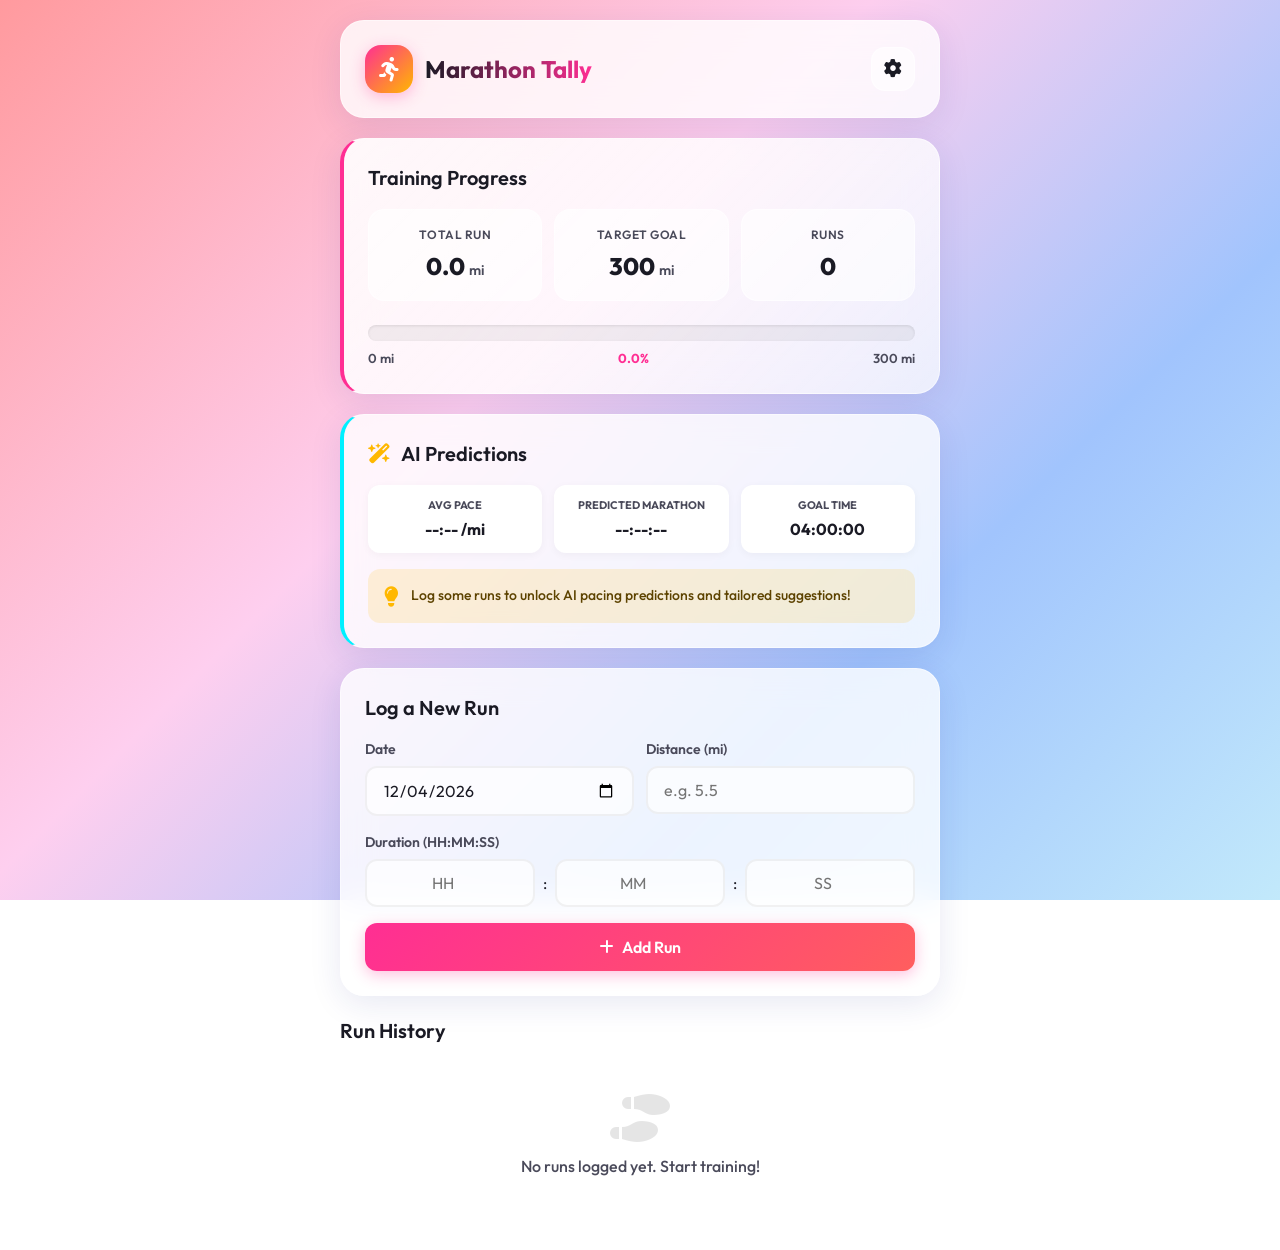
<file: index.html>
<!DOCTYPE html>
<html lang="en">
<head>
    <meta charset="UTF-8">
    <meta name="viewport" content="width=device-width, initial-scale=1.0">
    <title>Marathon Tally</title>
    
    <!-- Google Fonts -->
    <link rel="preconnect" href="https://fonts.googleapis.com">
    <link rel="preconnect" href="https://fonts.gstatic.com" crossorigin>
    <link href="https://fonts.googleapis.com/css2?family=Outfit:wght@300;400;500;600;700;800&display=swap" rel="stylesheet">
    
    <!-- FontAwesome -->
    <link rel="stylesheet" href="https://cdnjs.cloudflare.com/ajax/libs/font-awesome/6.4.0/css/all.min.css">
    
    <!-- Styles & Scripts -->
    <link rel="stylesheet" href="styles.css">
    <script src="app.js" defer></script>
</head>
<body>
    <div class="app-container">
        <!-- Header -->
        <header class="glass-panel">
            <div class="header-left">
                <div class="logo-icon"><i class="fa-solid fa-person-running"></i></div>
                <h1>Marathon Tally</h1>
            </div>
            <button id="settingsBtn" class="btn btn-icon"><i class="fa-solid fa-gear"></i></button>
        </header>

        <!-- Settings Modal (Hidden by default) -->
        <div id="settingsModal" class="modal hidden">
            <div class="modal-content glass-panel">
                <div class="modal-header">
                    <h2>Training Goals</h2>
                    <button id="closeSettingsBtn" class="btn btn-icon btn-close"><i class="fa-solid fa-xmark"></i></button>
                </div>
                <form id="settingsForm">
                    <div class="form-group">
                        <label for="goalDistance">Total Training Mileage Goal (miles)</label>
                        <input type="number" id="goalDistance" step="0.1" required placeholder="e.g. 300">
                    </div>
                    <div class="form-group">
                        <label for="marathonGoalTime">Marathon Goal Time (HH:MM)</label>
                        <input type="text" id="marathonGoalTime" required placeholder="e.g. 03:30" pattern="^\d{1,2}:[0-5]\d$">
                        <small>Format: Hours:Minutes (e.g. 03:45 for 3 hours 45 minutes)</small>
                    </div>
                    <button type="submit" class="btn btn-primary btn-block">Save Goals</button>
                </form>
            </div>
        </div>

        <!-- Dashboard -->
        <main>
            <!-- Progress Section -->
            <section class="dashboard-section glass-panel highlight-panel">
                <h2>Training Progress</h2>
                <div class="stats-grid">
                    <div class="stat-card">
                        <div class="stat-title">Total Run</div>
                        <div class="stat-value"><span id="totalMiles">0</span> <small>mi</small></div>
                    </div>
                    <div class="stat-card">
                        <div class="stat-title">Target Goal</div>
                        <div class="stat-value"><span id="targetMiles">0</span> <small>mi</small></div>
                    </div>
                    <div class="stat-card">
                        <div class="stat-title">Runs</div>
                        <div class="stat-value" id="totalRuns">0</div>
                    </div>
                </div>
                
                <div class="progress-container">
                    <div class="progress-bar-bg">
                        <div class="progress-bar-fill" id="trainingProgressBar"></div>
                    </div>
                    <div class="progress-labels">
                        <span>0 mi</span>
                        <span id="progressPercentage">0%</span>
                        <span id="progressTargetLabel">0 mi</span>
                    </div>
                </div>
            </section>

            <!-- Predictions Section -->
            <section class="dashboard-section glass-panel prediction-panel">
                <div class="section-header">
                    <h2><i class="fa-solid fa-wand-magic-sparkles"></i> AI Predictions</h2>
                </div>
                <div class="prediction-content">
                    <div class="pred-grid">
                        <div class="pred-item">
                            <span class="pred-label">Avg Pace</span>
                            <span class="pred-value" id="avgPace">--:-- /mi</span>
                        </div>
                        <div class="pred-item">
                            <span class="pred-label">Predicted Marathon</span>
                            <span class="pred-value" id="predictedTime">--:--:--</span>
                        </div>
                        <div class="pred-item">
                            <span class="pred-label">Goal Time</span>
                            <span class="pred-value" id="goalTimeDisplay">--:--:--</span>
                        </div>
                    </div>
                    <div class="suggestion-box" id="suggestionBox">
                        <i class="fa-solid fa-lightbulb suggestion-icon"></i>
                        <p id="suggestionText">Add some runs to get personalized pacing suggestions!</p>
                    </div>
                </div>
            </section>

            <!-- Add Run Section -->
            <section class="dashboard-section glass-panel">
                <h2>Log a New Run</h2>
                <form id="addRunForm" class="add-run-form">
                    <div class="form-row">
                        <div class="form-group flex-1">
                            <label for="runDate">Date</label>
                            <input type="date" id="runDate" required>
                        </div>
                        <div class="form-group flex-1">
                            <label for="runDistance">Distance (mi)</label>
                            <input type="number" id="runDistance" step="0.01" min="0.01" required placeholder="e.g. 5.5">
                        </div>
                    </div>
                    <div class="form-row">
                        <div class="form-group flex-2">
                            <label>Duration (HH:MM:SS)</label>
                            <div class="duration-inputs">
                                <input type="number" id="runHours" min="0" placeholder="HH">
                                <span>:</span>
                                <input type="number" id="runMinutes" min="0" max="59" required placeholder="MM">
                                <span>:</span>
                                <input type="number" id="runSeconds" min="0" max="59" required placeholder="SS">
                            </div>
                        </div>
                    </div>
                    <button type="submit" class="btn btn-primary btn-block"><i class="fa-solid fa-plus"></i> Add Run</button>
                </form>
            </section>

            <!-- Run History -->
            <section class="dashboard-section list-section">
                <h2>Run History</h2>
                <div id="runList" class="run-list">
                    <!-- Run items will be injected here via JS -->
                </div>
            </section>
        </main>
    </div>
</body>
</html>
</file>
<file: styles.css>
:root {
    --primary: #FF2E93;
    --primary-hover: #FF007A;
    --secondary: #00F0FF;
    --accent: #FFB800;
    --text-main: #1A1A24;
    --text-light: #4A4A5A;
    --glass-bg: rgba(255, 255, 255, 0.8);
    --glass-border: rgba(255, 255, 255, 0.5);
    --glass-shadow: 0 8px 32px rgba(31, 38, 135, 0.1);
    --danger: #FF3B30;
    --success: #34C759;
}

* {
    box-sizing: border-box;
    margin: 0;
    padding: 0;
    font-family: 'Outfit', sans-serif;
}

body {
    background: linear-gradient(135deg, #FF9A9E 0%, #FECFEF 40%, #A1C4FD 70%, #C2E9FB 100%);
    background-attachment: fixed;
    color: var(--text-main);
    min-height: 100vh;
    display: flex;
    justify-content: center;
    padding: 20px;
    line-height: 1.5;
}

.app-container {
    width: 100%;
    max-width: 600px;
    display: flex;
    flex-direction: column;
    gap: 20px;
}

/* Glassmorphism Panels */
.glass-panel {
    background: var(--glass-bg);
    backdrop-filter: blur(16px);
    -webkit-backdrop-filter: blur(16px);
    border: 1px solid var(--glass-border);
    border-radius: 24px;
    box-shadow: var(--glass-shadow);
    padding: 24px;
    transition: transform 0.3s ease, box-shadow 0.3s ease;
}

/* Header */
header {
    display: flex;
    justify-content: space-between;
    align-items: center;
    padding: 16px 24px;
}

.header-left {
    display: flex;
    align-items: center;
    gap: 12px;
}

.logo-icon {
    width: 48px;
    height: 48px;
    background: linear-gradient(135deg, var(--primary), var(--accent));
    border-radius: 16px;
    display: flex;
    align-items: center;
    justify-content: center;
    color: white;
    font-size: 24px;
    box-shadow: 0 4px 15px rgba(255, 46, 147, 0.3);
}

h1 {
    font-size: 24px;
    font-weight: 700;
    background: linear-gradient(90deg, #1A1A24, var(--primary));
    -webkit-background-clip: text;
    -webkit-text-fill-color: transparent;
}

h2 {
    font-size: 20px;
    font-weight: 600;
    margin-bottom: 16px;
    color: var(--text-main);
}

/* Buttons */
.btn {
    border: none;
    cursor: pointer;
    font-weight: 600;
    transition: all 0.2s ease;
    border-radius: 12px;
    display: inline-flex;
    align-items: center;
    justify-content: center;
    gap: 8px;
}

.btn-primary {
    background: linear-gradient(135deg, var(--primary), #FF5E5E);
    color: white;
    padding: 14px 24px;
    font-size: 16px;
    box-shadow: 0 4px 15px rgba(255, 46, 147, 0.3);
}

.btn-primary:hover {
    transform: translateY(-2px);
    box-shadow: 0 6px 20px rgba(255, 46, 147, 0.4);
}

.btn-primary:active {
    transform: translateY(0);
}

.btn-block {
    width: 100%;
}

.btn-icon {
    width: 44px;
    height: 44px;
    border-radius: 14px;
    background: rgba(255, 255, 255, 0.6);
    color: var(--text-main);
    font-size: 18px;
    border: 1px solid var(--glass-border);
}

.btn-icon:hover {
    background: white;
    transform: scale(1.05);
}

.btn-danger-sm {
    background: rgba(255, 59, 48, 0.1);
    color: var(--danger);
    width: 32px;
    height: 32px;
    border-radius: 8px;
    padding: 0;
}
.btn-danger-sm:hover {
    background: var(--danger);
    color: white;
}

/* Forms */
.form-group {
    margin-bottom: 16px;
}

.form-row {
    display: flex;
    gap: 12px;
}

.flex-1 { flex: 1; }
.flex-2 { flex: 2; }

label {
    display: block;
    font-size: 14px;
    font-weight: 600;
    margin-bottom: 6px;
    color: var(--text-light);
}

input {
    width: 100%;
    padding: 12px 16px;
    border-radius: 12px;
    border: 2px solid rgba(0, 0, 0, 0.05);
    background: rgba(255, 255, 255, 0.7);
    font-size: 16px;
    color: var(--text-main);
    transition: all 0.2s ease;
    font-family: 'Outfit', sans-serif;
}

input:focus {
    outline: none;
    border-color: var(--primary);
    background: white;
    box-shadow: 0 0 0 4px rgba(255, 46, 147, 0.1);
}

small {
    display: block;
    margin-top: 4px;
    font-size: 12px;
    color: var(--text-light);
}

.duration-inputs {
    display: flex;
    align-items: center;
    gap: 8px;
}

.duration-inputs input {
    text-align: center;
    padding: 12px 8px;
}

/* Dashboard Sections */
.dashboard-section {
    margin-bottom: 20px;
}

.highlight-panel {
    background: linear-gradient(135deg, rgba(255,255,255,0.9), rgba(255,255,255,0.7));
    border-left: 4px solid var(--primary);
}

.prediction-panel {
    border-left: 4px solid var(--secondary);
}

.section-header h2 {
    display: flex;
    align-items: center;
    gap: 10px;
}
.section-header h2 i {
    color: var(--accent);
}

/* Stats Grid */
.stats-grid {
    display: grid;
    grid-template-columns: repeat(3, 1fr);
    gap: 12px;
    margin-bottom: 24px;
}

.stat-card {
    background: rgba(255, 255, 255, 0.6);
    border-radius: 16px;
    padding: 16px;
    text-align: center;
    border: 1px solid rgba(255, 255, 255, 0.5);
}

.stat-title {
    font-size: 12px;
    font-weight: 600;
    color: var(--text-light);
    text-transform: uppercase;
    letter-spacing: 0.5px;
    margin-bottom: 4px;
}

.stat-value {
    font-size: 24px;
    font-weight: 800;
    color: var(--text-main);
}
.stat-value small {
    display: inline;
    font-size: 14px;
    font-weight: 600;
    color: var(--text-light);
}

/* Progress Bar */
.progress-container {
    width: 100%;
}

.progress-bar-bg {
    width: 100%;
    height: 16px;
    background: rgba(0, 0, 0, 0.05);
    border-radius: 8px;
    overflow: hidden;
    position: relative;
    box-shadow: inset 0 1px 3px rgba(0,0,0,0.1);
}

.progress-bar-fill {
    height: 100%;
    background: linear-gradient(90deg, var(--secondary), var(--primary));
    width: 0%;
    border-radius: 8px;
    transition: width 1s cubic-bezier(0.4, 0, 0.2, 1);
    position: relative;
}

.progress-bar-fill::after {
    content: '';
    position: absolute;
    top: 0;
    left: 0;
    right: 0;
    bottom: 0;
    background: linear-gradient(45deg, rgba(255,255,255,0.2) 25%, transparent 25%, transparent 50%, rgba(255,255,255,0.2) 50%, rgba(255,255,255,0.2) 75%, transparent 75%, transparent);
    background-size: 20px 20px;
    animation: moveStripes 2s linear infinite;
}

@keyframes moveStripes {
    0% { background-position: 0 0; }
    100% { background-position: 20px 0; }
}

.progress-labels {
    display: flex;
    justify-content: space-between;
    margin-top: 8px;
    font-size: 13px;
    font-weight: 600;
    color: var(--text-light);
}

#progressPercentage {
    color: var(--primary);
    font-weight: 700;
}

/* Predictions */
.pred-grid {
    display: grid;
    grid-template-columns: repeat(3, 1fr);
    gap: 12px;
    margin-bottom: 16px;
}

.pred-item {
    background: white;
    padding: 12px;
    border-radius: 12px;
    text-align: center;
    box-shadow: 0 2px 8px rgba(0,0,0,0.04);
}

.pred-label {
    display: block;
    font-size: 11px;
    font-weight: 700;
    color: var(--text-light);
    text-transform: uppercase;
    margin-bottom: 4px;
}

.pred-value {
    font-size: 16px;
    font-weight: 700;
    color: var(--text-main);
}

.suggestion-box {
    background: rgba(255, 184, 0, 0.15);
    border-radius: 12px;
    padding: 16px;
    display: flex;
    gap: 12px;
    align-items: flex-start;
}

.suggestion-icon {
    color: var(--accent);
    font-size: 20px;
    margin-top: 2px;
}

.suggestion-box p {
    font-size: 14px;
    font-weight: 500;
    color: #5D4300;
}

/* Run List */
.run-list {
    display: flex;
    flex-direction: column;
    gap: 12px;
}

.run-card {
    background: rgba(255, 255, 255, 0.7);
    border-radius: 16px;
    padding: 16px;
    display: flex;
    justify-content: space-between;
    align-items: center;
    transition: transform 0.2s ease;
    border: 1px solid rgba(255,255,255,0.8);
}

.run-card:hover {
    transform: translateX(4px);
    background: white;
    box-shadow: 0 4px 12px rgba(0,0,0,0.05);
}

.run-info {
    display: flex;
    gap: 16px;
    align-items: center;
}

.run-icon {
    width: 40px;
    height: 40px;
    background: linear-gradient(135deg, #E0C3FC 0%, #8EC5FC 100%);
    border-radius: 12px;
    display: flex;
    align-items: center;
    justify-content: center;
    color: white;
    font-size: 18px;
}

.run-details h4 {
    font-size: 16px;
    font-weight: 700;
    margin-bottom: 2px;
}

.run-details p {
    font-size: 13px;
    color: var(--text-light);
    font-weight: 500;
}

.run-metrics {
    display: flex;
    flex-direction: column;
    align-items: flex-end;
    gap: 4px;
}

.run-pace {
    font-size: 12px;
    background: rgba(0,0,0,0.05);
    padding: 2px 8px;
    border-radius: 10px;
    font-weight: 600;
    color: var(--text-light);
}

/* Modal */
.modal {
    position: fixed;
    top: 0;
    left: 0;
    width: 100%;
    height: 100%;
    background: rgba(0, 0, 0, 0.4);
    backdrop-filter: blur(4px);
    display: flex;
    justify-content: center;
    align-items: center;
    z-index: 1000;
    opacity: 1;
    transition: opacity 0.3s ease;
    padding: 20px;
}

.modal.hidden {
    opacity: 0;
    pointer-events: none;
}

.modal-content {
    width: 100%;
    max-width: 400px;
    transform: scale(1);
    transition: transform 0.3s cubic-bezier(0.175, 0.885, 0.32, 1.275);
}

.modal.hidden .modal-content {
    transform: scale(0.9);
}

.modal-header {
    display: flex;
    justify-content: space-between;
    align-items: center;
    margin-bottom: 20px;
}

/* Empty State */
.empty-state {
    text-align: center;
    padding: 32px 16px;
    color: var(--text-light);
}
.empty-state i {
    font-size: 48px;
    color: rgba(0,0,0,0.1);
    margin-bottom: 12px;
}
.empty-state p {
    font-weight: 500;
}
</file>
